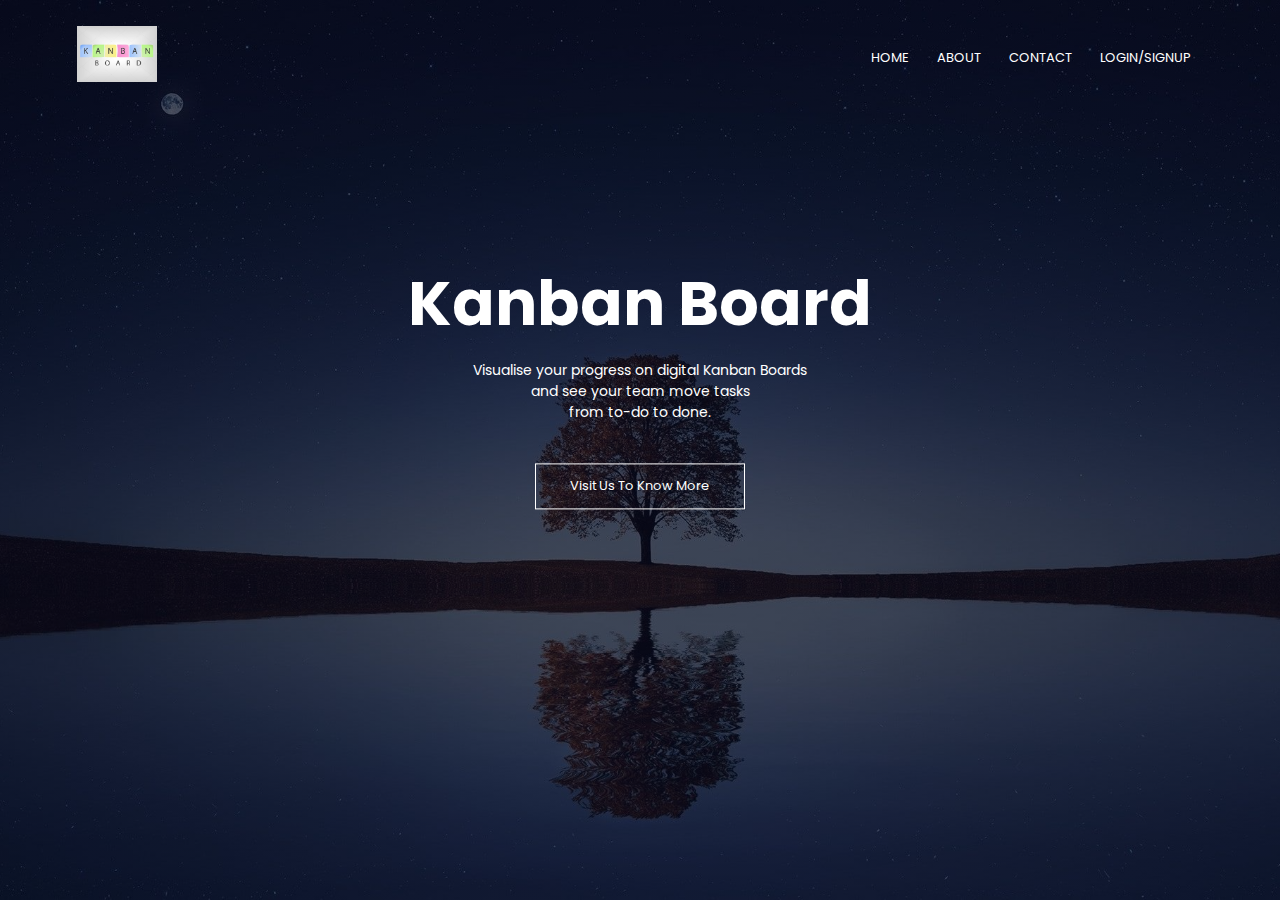
<file: index.html>
<!DOCTYPE html>
<html>

<head>
    <meta name="viewport" content="width=device-width, initial-scale=1.0">
    <title>Kanban Board</title>
    <link rel="stylesheet" href="style.css">
    <link rel="preconnect" href="https://fonts.googleapis.com">
    <link rel="preconnect" href="https://fonts.gstatic.com" crossorigin>
    <link href="https://fonts.googleapis.com/css2?family=Poppins:wght@200;300;400;600;700&display=swap" rel="stylesheet">
    <link href="https://cdn.jsdelivr.net/npm/@fortawesome/fontawesome-free@5.15.4/css/fontawesome.min.css">
</head>

<body>
    <section class="header">
        <nav>
            <a href="index.html"><img src="mainlogo.jpg"></a>
            <div class="nav-links" id="navLinks">

                <h6 class="iconclose" onclick="hideMenu()">&#10006;</h6>
                <ul>
                    <li><a href="index.html">HOME</a></li>
                    <li><a href="about.html">ABOUT</a></li>
                    <li><a href="contact.html">CONTACT</a></li>
                    <li><a href="login.html">LOGIN/SIGNUP</a></li>
                </ul>
            </div>
            <h6 class="iconbars" onclick="showMenu()">&#9776;</h6>
        </nav>

        <div class="text-box">
            <h1>Kanban Board</h1>
            <p>Visualise your progress on digital Kanban Boards <br>and see your team move tasks <br>from to-do to done.</p>
            <a href="" class="hero-btn">Visit Us To Know More</a>
        </div>



    </section>


    <script>
        var navLinks = document.getElementById("navLinks");

        function showMenu() {
            navLinks.style.right = "0";
        }

        function hideMenu() {
            navLinks.style.right = "-200px";
        }
    </script>




</body>

</html>
</file>
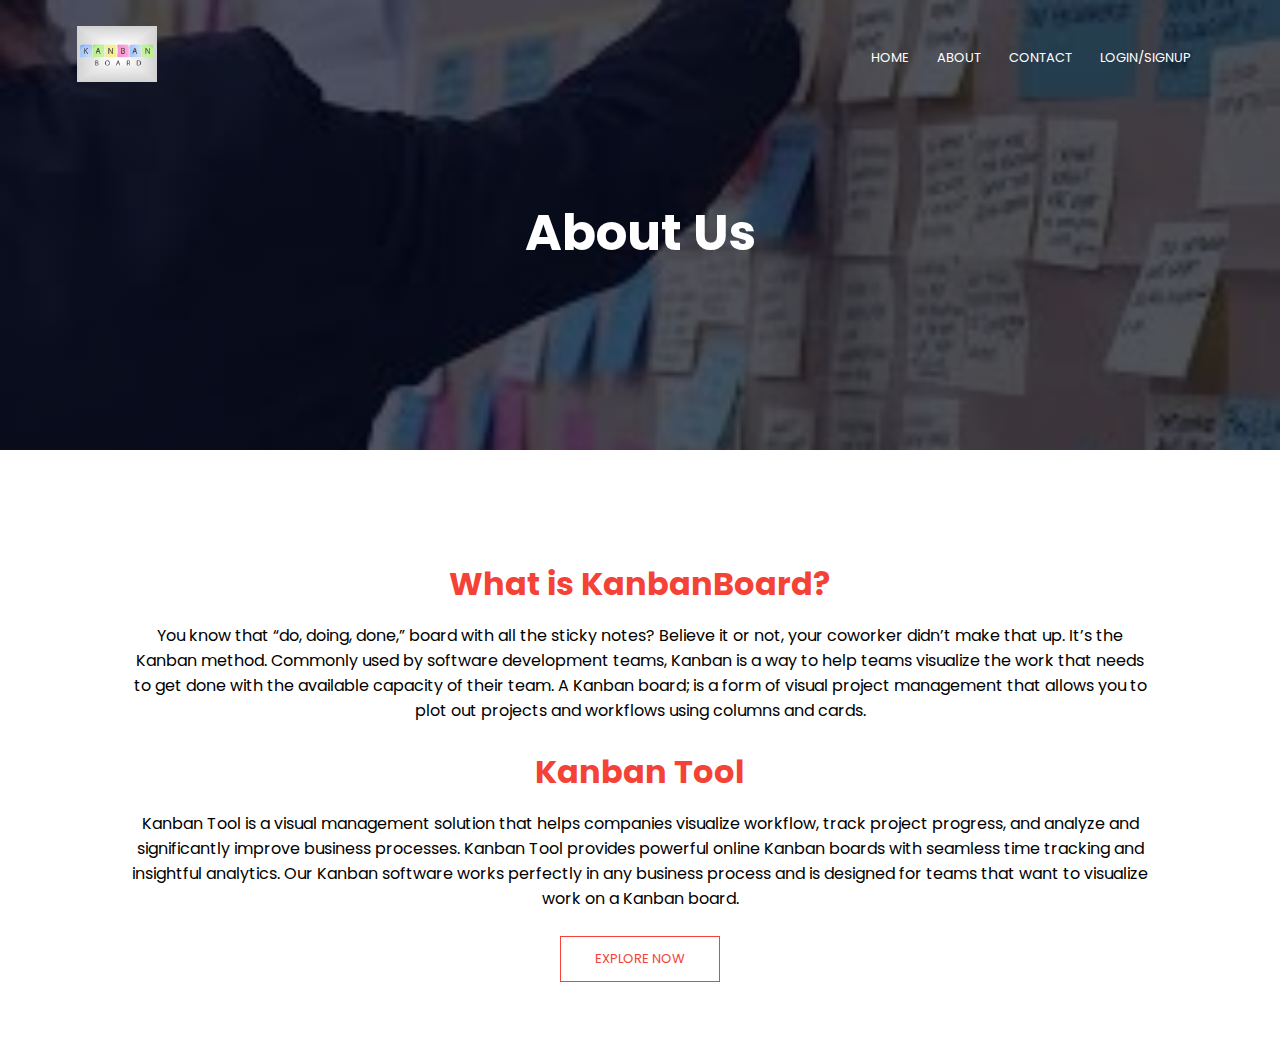
<file: about.html>
<!DOCTYPE html>
<html>

<head>
    <meta name="viewport" content="width=device-width, initial-scale=1.0">
    <title>Kanban Board</title>
    <link rel="stylesheet" href="style.css">
    <link rel="preconnect" href="https://fonts.googleapis.com">
    <link rel="preconnect" href="https://fonts.gstatic.com" crossorigin>
    <link href="https://fonts.googleapis.com/css2?family=Poppins:wght@200;300;400;600;700&display=swap" rel="stylesheet">
    <link href="https://cdn.jsdelivr.net/npm/@fortawesome/fontawesome-free@5.15.4/css/fontawesome.min.css">
</head>

<body>
    <section class="sub-header">
        <nav>
            <a href="index.html"><img src="mainlogo.jpg"></a>
            <div class="nav-links" id="navLinks">

                <h6 class="iconclose" onclick="hideMenu()">&#10006;</h6>
                <ul>
                    <li><a href="index.html">HOME</a></li>
                    <li><a href="about.html">ABOUT</a></li>
                    <li><a href="contact.html">CONTACT</a></li>
                    <li><a href="login.html">LOGIN/SIGNUP</a></li>
                </ul>
            </div>
            <h6 class="iconbars" onclick="showMenu()">&#9776;</h6>
        </nav>

        <h1>About Us</h1>



    </section>

    <section class="about-us">
        <div class="row">
            <div class="about-col">
                <h1>What is KanbanBoard?</h1>
                <p>You know that “do, doing, done,” board with all the sticky notes? Believe it or not, your coworker didn’t make that up. It’s the Kanban method. Commonly used by software development teams, Kanban is a way to help teams visualize the work
                    that needs to get done with the available capacity of their team. A Kanban board; is a form of visual project management that allows you to plot out projects and workflows using columns and cards.
                </p>
                <h1>
                    Kanban Tool
                </h1>
                <p>
                    Kanban Tool is a visual management solution that helps companies visualize workflow, track project progress, and analyze and significantly improve business processes. Kanban Tool provides powerful online Kanban boards with seamless time tracking and insightful
                    analytics. Our Kanban software works perfectly in any business process and is designed for teams that want to visualize work on a Kanban board.
                </p>
                <a href="" class="hero-btn red-btn">EXPLORE NOW</a>
            </div>
        </div>
    </section>

    <script>
        var navLinks = document.getElementById("navLinks");

        function showMenu() {
            navLinks.style.right = "0";
        }

        function hideMenu() {
            navLinks.style.right = "-200px";
        }
    </script>




</body>

</html>
</file>
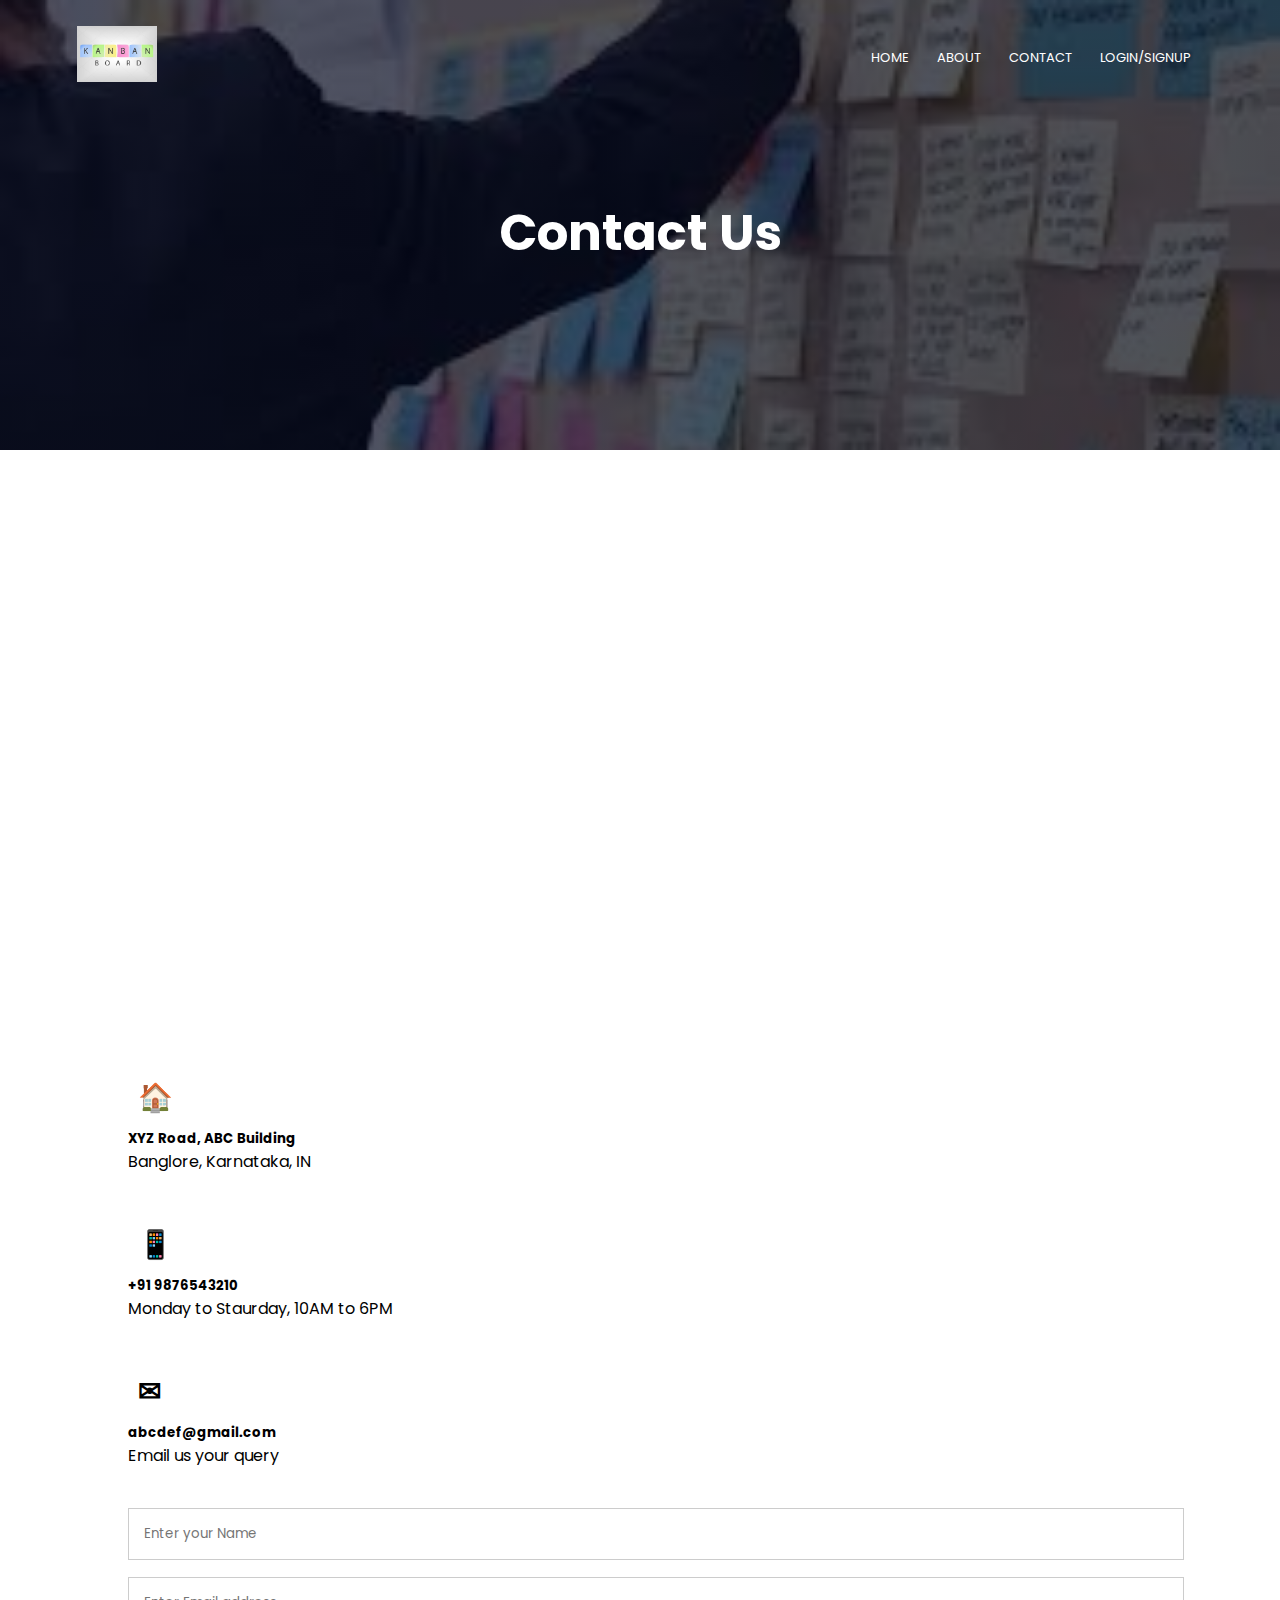
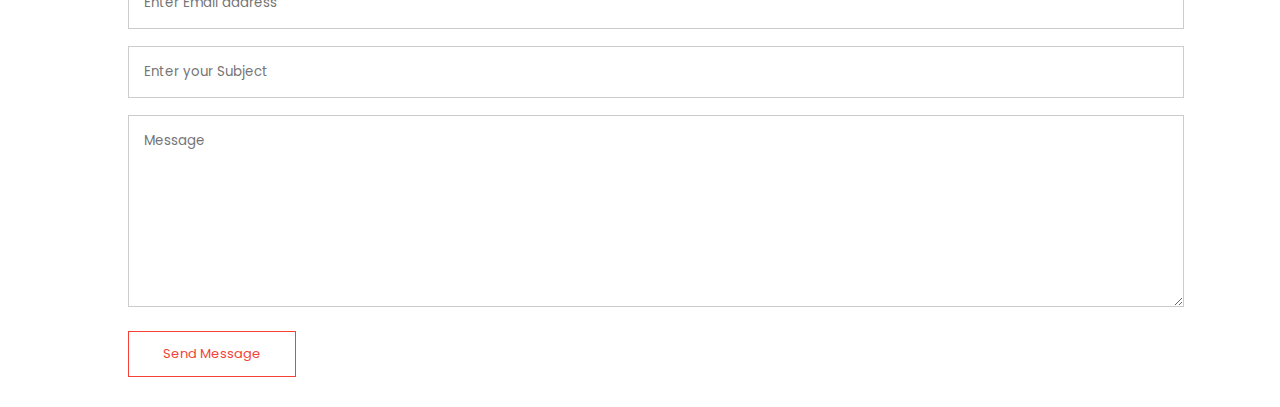
<file: contact.html>
<!DOCTYPE html>
<html>

<head>
    <meta name="viewport" content="width=device-width, initial-scale=1.0">
    <title>Kanban Board</title>
    <link rel="stylesheet" href="style.css">
    <link rel="preconnect" href="https://fonts.googleapis.com">
    <link rel="preconnect" href="https://fonts.gstatic.com" crossorigin>
    <link href="https://fonts.googleapis.com/css2?family=Poppins:wght@200;300;400;600;700&display=swap" rel="stylesheet">
    <link href="https://cdn.jsdelivr.net/npm/@fortawesome/fontawesome-free@5.15.4/css/fontawesome.min.css">
</head>

<body>
    <section class="sub-header">
        <nav>
            <a href="index.html"><img src="mainlogo.jpg"></a>
            <div class="nav-links" id="navLinks">

                <h6 class="iconclose" onclick="hideMenu()">&#10006;</h6>
                <ul>
                    <li><a href="index.html">HOME</a></li>
                    <li><a href="about.html">ABOUT</a></li>
                    <li><a href="contact.html">CONTACT</a></li>
                    <li><a href="login.html">LOGIN/SIGNUP</a></li>
                </ul>
            </div>
            <h6 class="iconbars" onclick="showMenu()">&#9776;</h6>
        </nav>

        <h1>Contact Us</h1>



    </section>

    <section class="location">
        <iframe src="https://www.google.com/maps/embed?pb=!1m18!1m12!1m3!1d3794.8804908673683!2d79.57961131488487!3d17.984296287723428!2m3!1f0!2f0!3f0!3m2!1i1024!2i768!4f13.1!3m3!1m2!1s0x3a3345f6a394e87d%3A0x98b906df46511f7b!2sBhadrakali%20Bund!5e0!3m2!1sen!2sin!4v1641990119570!5m2!1sen!2sin"
            width="600" height="450" style="border:0;" allowfullscreen="" loading="lazy"></iframe>
    </section>

    <section class="contact-us">
        <div class="row">
            <div class="contact-col">
                <div>
                    <span>
                        <h4>&#127968;</h4>
                        <h5>XYZ Road, ABC Building</h5>
                        <p>Banglore, Karnataka, IN</p>
                    </span>
                </div>
                <div>
                    <span>
                        <h4>&#128241;</h4>
                        <h5> +91 9876543210</h5>
                        <p>Monday to Staurday, 10AM to 6PM</p>
                    </span>
                </div>
                <div>
                    <span>
                        <h4>&#9993;</h4>
                        <h5> abcdef@gmail.com</h5>
                        <p>Email us your query</p>
                    </span>
                </div>
            </div>
            <div class="contact-col">
                <form action="">
                    <input type="text" placeholder="Enter your Name" required>
                    <input type="email" placeholder="Enter Email address" required>
                    <input type="text" placeholder="Enter your Subject" required>
                    <textarea rows="8" placeholder="Message" required></textarea>
                    <button type="submit" class="hero-btn red-btn">Send Message</button>
                </form>
            </div>
        </div>
    </section>

    <script>
        var navLinks = document.getElementById("navLinks");

        function showMenu() {
            navLinks.style.right = "0";
        }

        function hideMenu() {
            navLinks.style.right = "-200px";
        }
    </script>




</body>

</html>
</file>
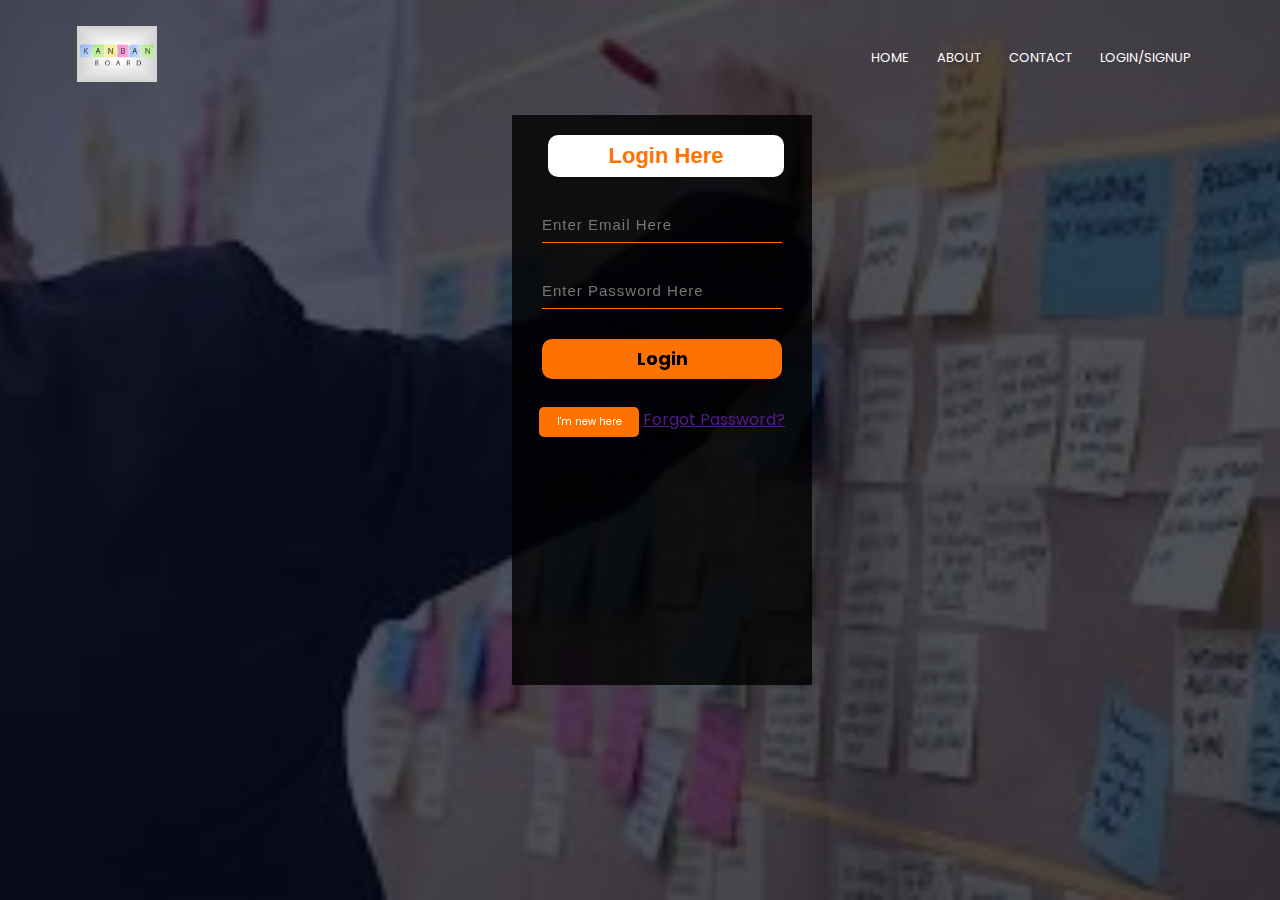
<file: login.html>
<!DOCTYPE html>
<html>

<head>
    <meta name="viewport" content="width=device-width, initial-scale=1.0">
    <title>Kanban Board</title>
    <link rel="stylesheet" href="style.css">
    <link rel="preconnect" href="https://fonts.googleapis.com">
    <link rel="preconnect" href="https://fonts.gstatic.com" crossorigin>
    <link href="https://fonts.googleapis.com/css2?family=Poppins:wght@200;300;400;600;700&display=swap" rel="stylesheet">
    <link href="https://cdn.jsdelivr.net/npm/@fortawesome/fontawesome-free@5.15.4/css/fontawesome.min.css">
</head>

<body>
    <section class="sub-header-login">
        <nav>
            <a href="index.html"><img src="mainlogo.jpg"></a>
            <div class="nav-links" id="navLinks">

                <h6 class="iconclose" onclick="hideMenu()">&#10006;</h6>
                <ul>
                    <li><a href="index.html">HOME</a></li>
                    <li><a href="about.html">ABOUT</a></li>
                    <li><a href="contact.html">CONTACT</a></li>
                    <li><a href="login.html">LOGIN/SIGNUP</a></li>
                </ul>
            </div>
            <h6 class="iconbars" onclick="showMenu()">&#9776;</h6>
        </nav>

        <div class="card">
            <div class="inner-box" id="card">
                <div class="card-front" id="card-front">
                    <h2>Login Here</h2>
                    <form>
                        <input type="email" name="email" placeholder="Enter Email Here">
                        <input type="password" name="" placeholder="Enter Password Here">
                        <button class="btnn"><a href="#">Login</a></button>
                    </form>
                    <button type="button" class="btn" onclick="openRegister ()">I'm new here </button>
                    <a href="">Forgot Password?</a>
                </div>
                <div class="card-back" id="card-back">
                    <h2>SIGN UP</h2>
                    <form>
                        <input type="text" class="input-box" placeholder="First Name" required>
                        <input type="text" class="input-box" placeholder="Last Name" required>
                        <input type="email" class="input-box" placeholder="EmailId" required>
                        <input type="password" class="input-box" placeholder="Password" required>
                        <input type="text" class="input-box" placeholder="Phone Number" required>
                        <button class="btnn"><a href="#">Submit</a></button>
                    </form>
                    <button type="button" class="btn" onclick="openLogin()">I've an account</button>
                    <a href="">Forgot Password?</a>
                </div>
            </div>
    </section>

    <script>
        var navLinks = document.getElementById("navLinks");

        function showMenu() {
            navLinks.style.right = "0";
        }

        function hideMenu() {
            navLinks.style.right = "-200px";
        }
    </script>

    <script async defer>
        var card = document.getElementById("card");

        function openRegister() {
            card.style.transform = "rotateY(180deg)";
        }

        function openLogin() {

            card.style.transform = "rotateY(0deg)";
        }
    </script>




</body>

</html>
</file>
<file: style.css>
* {
    margin: 0;
    padding: 0;
    font-family: 'Poppins', sans-serif;
}

.header {
    min-height: 100vh;
    width: 100%;
    background-image: linear-gradient(rgba(4, 9, 30, 0.7), rgba(4, 9, 30, 0.7)), url(1.jpg);
    background-position: center;
    background-size: cover;
    position: relative;
}

nav {
    display: flex;
    padding: 2% 6%;
    justify-content: space-between;
    align-items: center;
}

nav img {
    width: 80px;
}

.nav-links {
    flex: 1;
    text-align: right;
}

.nav-links ul li {
    list-style: none;
    display: inline-block;
    padding: 8px 12px;
    position: relative;
}

.nav-links ul li a {
    color: #fff;
    text-decoration: none;
    font-size: 13px;
}

.nav-links ul li ::after {
    content: '';
    width: 0%;
    height: 2px;
    background: #f44336;
    display: block;
    margin: auto;
    transition: 0.5s;
}

.nav-links ul li :hover::after {
    width: 100%;
}

.text-box {
    width: 90%;
    color: #fff;
    position: absolute;
    top: 30%;
    left: 50%;
    transform: translate(-50%, -5%);
    text-align: center;
}

.text-box h1 {
    font-size: 62px;
}

.text-box p {
    margin: 10px 0 40px;
    font-size: 14px;
    color: #fff;
}

.hero-btn {
    display: inline-block;
    text-decoration: none;
    color: #fff;
    border: 1px solid #fff;
    padding: 12px 34px;
    font-size: 13px;
    background: transparent;
    position: relative;
    cursor: pointer;
}

.hero-btn:hover {
    border: 1px solid #f44336;
    background: #f44336;
    transition: 1s;
}

nav h6 {
    display: none;
}

@media(max-width:700px) {
    .text-box h1 {
        font-size: 20px;
    }
    .nav-links ul li {
        display: block;
    }
    .nav-links {
        position: fixed;
        background: #f44336;
        height: 100vh;
        width: 200px;
        top: 0;
        right: -200px;
        text-align: left;
        z-index: 2;
        transition: 1s;
    }
    nav h6 {
        display: block;
        color: #fff;
        margin: 10px;
        font-size: 22px;
        cursor: pointer;
    }
    .nav-links ul {
        padding: 30px;
    }
}


/*----------about us page----------*/

.sub-header {
    height: 50vh;
    width: 100%;
    background-image: linear-gradient(rgba(4, 9, 30, 0.7), rgba(4, 9, 30, 0.7)), url(2.jpeg);
    background-position: center;
    background-size: cover;
    text-align: center;
    color: #fff;
}

.sub-header h1 {
    margin-top: 80px;
    font-size: 50px;
}

.about-us {
    width: 80%;
    margin: auto;
    padding-top: 80px;
    padding-bottom: 50px;
}

.about-col {
    flex-basis: 48%;
    padding: 30px 2px;
    text-align: center;
}

.about-col h1 {
    color: #f44336;
    padding-top: 0;
}

.about-col p {
    padding: 15px 0 25px;
}

.red-btn {
    border: 1px solid #f44336;
    background: transparent;
    color: #f44336;
}

.red-btn:hover {
    color: #fff;
}


/*-----------contact us------------*/

.location {
    width: 80%;
    margin: auto;
    padding: 80px 0;
}

.location iframe {
    width: 100%;
}

.contact-us {
    width: 80%;
    margin: auto;
}

.contact-col {
    flex-basis: 48%;
    margin-bottom: 30px;
}

.contact-col div {
    display: flex;
    align-items: center;
    margin-bottom: 40px;
}

.contact-col h4 {
    font-size: 28px;
    margin: 10px;
    margin-right: 30px;
}

.contact-col input,
.contact-col textarea {
    color: black;
    width: 100%;
    padding: 15px;
    margin-bottom: 17px;
    outline: none;
    border: 1px solid #ccc;
}


/*-------------------login page----------*/

.sub-header-login {
    height: 100vh;
    width: 100%;
    background-image: linear-gradient(rgba(4, 9, 30, 0.7), rgba(4, 9, 30, 0.7)), url(2.jpeg);
    background-position: center;
    background-size: cover;
    text-align: center;
    color: #fff;
}

.sub-header-login h1 {
    margin-top: 80px;
    font-size: 50px;
}

.inner-box {
    position: fixed;
    width: 300px;
    height: 570px;
    margin-left: 40%;
    transform-style: preserve-3d;
    transition: transform 1s;
    border-radius: 10px;
}

.card-front,
.card-back {
    background: linear-gradient( to top, rgba(0, 0, 0, 0.8) 50%, rgba(0, 0, 0, 0.8) 50%);
    position: absolute;
    width: 100%;
    height: 100%;
    -webkit-backface-visibility: hidden;
    backface-visibility: hidden;
}

.card-back {
    transform: rotateY(-180deg);
}

.card-front h2,
.card-back h2 {
    width: 220px;
    font-family: sans-serif;
    text-align: center;
    color: #ff7200;
    font-size: 22px;
    background-color: #fff;
    border-radius: 10px;
    margin-top: 20px;
    margin-left: 12%;
    align-items: center;
    padding: 8px;
}

.card-front input,
.card-back input {
    width: 240px;
    height: 35px;
    background: transparent;
    border-bottom: 1px solid #ff7200;
    border-top: none;
    border-right: none;
    border-left: none;
    color: #fff;
    font-size: 15px;
    letter-spacing: 1px;
    margin-top: 30px;
    font-family: sans-serif;
    transition: all 0.2s;
}

.card-front input:focus,
.card-back input:focus {
    outline: none;
}

.card-back:placeholder,
.card-front:placeholder {
    color: #fff;
    font-family: Arial;
}

.btn {
    width: 100px;
    height: 30px;
    background: #ff7200;
    border: 2px solid #ff7200;
    margin-top: 13px;
    color: #fff;
    font-size: 10px;
    border-radius: 5px;
    transition: 0.2s ease;
    cursor: pointer;
}

.btn:hover {
    color: #000;
}

.btn:focus {
    outline: none;
}

.btnn {
    width: 240px;
    height: 40px;
    background: #ff7200;
    border: none;
    margin-top: 30px;
    font-size: 18px;
    border-radius: 10px;
    cursor: pointer;
    color: #fff;
    transition: 0.4s ease;
    margin-bottom: 15px;
}

.btnn:hover {
    background: #fff;
    color: #ff7200;
}

.btnn a {
    text-decoration: none;
    color: #000;
    font-weight: bold;
}

.form-front .btn {
    font-family: Arial, Helvetica, sans-serif;
    font-size: 17px;
    padding-top: 20px;
    text-align: center;
}

.form-front .btn a {
    text-decoration: none;
    color: #ff7200;
}

.liw {
    padding-top: 15px;
    padding-bottom: 10px;
    text-align: center;
}
</file>
